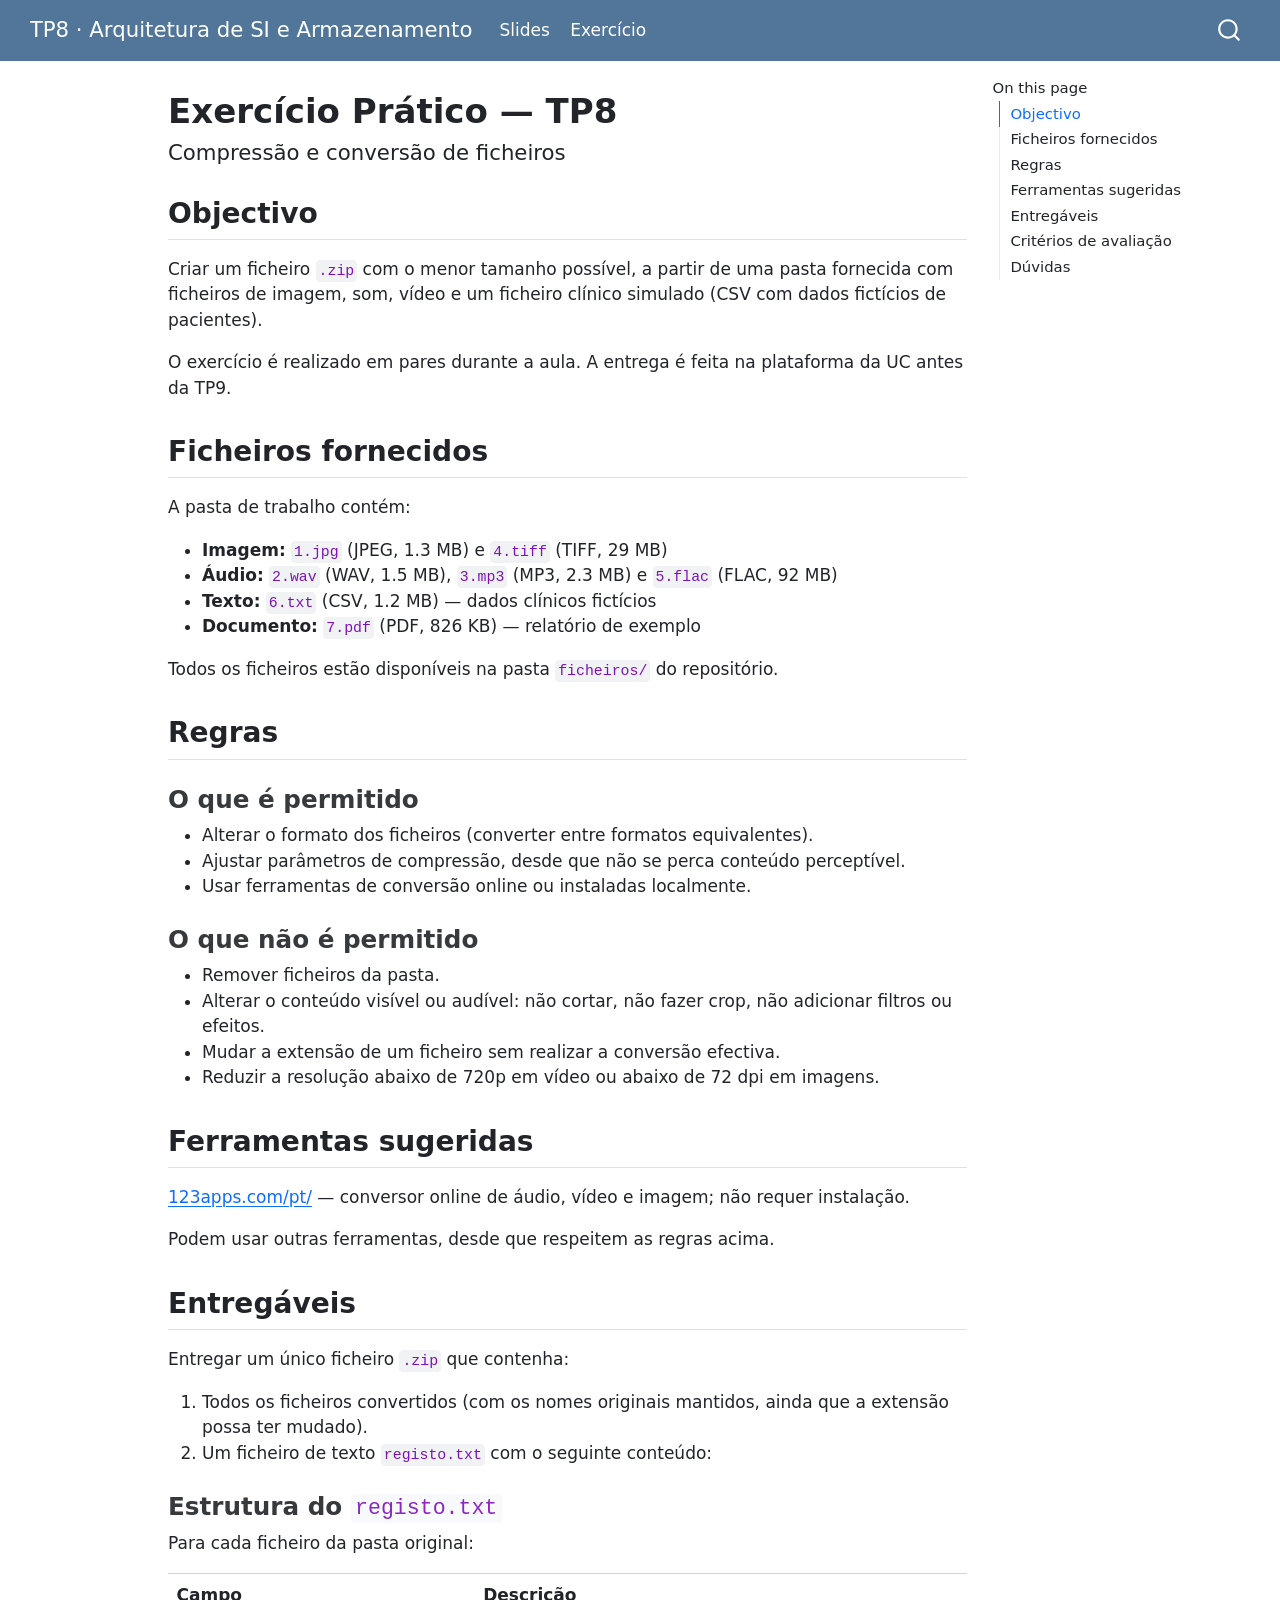
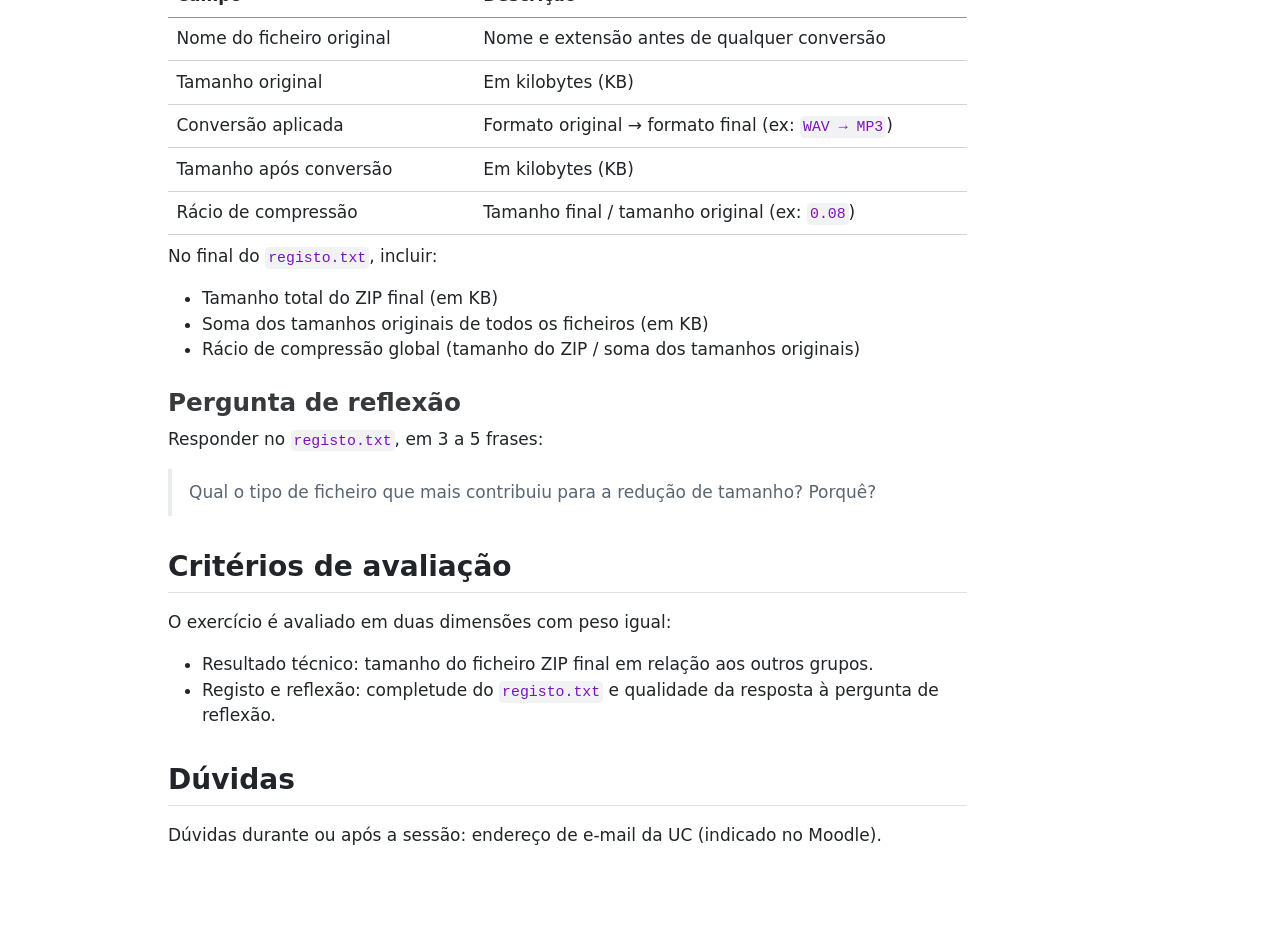
<file: exercicio.html>
<!DOCTYPE html>
<html xmlns="http://www.w3.org/1999/xhtml" lang="en" xml:lang="en"><head>

<meta charset="utf-8">
<meta name="generator" content="quarto-1.9.37">

<meta name="viewport" content="width=device-width, initial-scale=1.0, user-scalable=yes">


<title>Exercício Prático — TP8 – TP8 · Arquitetura de SI e Armazenamento</title>
<style>
/* Default styles provided by pandoc.
** See https://pandoc.org/MANUAL.html#variables-for-html for config info.
*/
code{white-space: pre-wrap;}
span.smallcaps{font-variant: small-caps;}
div.columns{display: flex; gap: min(4vw, 1.5em);}
div.column{flex: auto; overflow-x: auto;}
div.hanging-indent{margin-left: 1.5em; text-indent: -1.5em;}
ul.task-list{list-style: none;}
ul.task-list li input[type="checkbox"] {
  width: 0.8em;
  margin: 0 0.8em 0.2em -1em; /* quarto-specific, see https://github.com/quarto-dev/quarto-cli/issues/4556 */ 
  vertical-align: middle;
}
</style>


<script src="site_libs/quarto-nav/quarto-nav.js"></script>
<script src="site_libs/quarto-nav/headroom.min.js"></script>
<script src="site_libs/clipboard/clipboard.min.js"></script>
<script src="site_libs/quarto-search/autocomplete.umd.js"></script>
<script src="site_libs/quarto-search/fuse.min.js"></script>
<script src="site_libs/quarto-search/quarto-search.js"></script>
<meta name="quarto:offset" content="./">
<script src="site_libs/quarto-html/quarto.js" type="module"></script>
<script src="site_libs/quarto-html/tabsets/tabsets.js" type="module"></script>
<script src="site_libs/quarto-html/popper.min.js"></script>
<script src="site_libs/quarto-html/tippy.umd.min.js"></script>
<script src="site_libs/quarto-html/anchor.min.js"></script>
<link href="site_libs/quarto-html/tippy.css" rel="stylesheet">
<link href="site_libs/quarto-html/quarto-syntax-highlighting-7f8f88aac4f3542376d5c11b86a4c14d.css" rel="stylesheet" id="quarto-text-highlighting-styles">
<script src="site_libs/bootstrap/bootstrap.min.js"></script>
<link href="site_libs/bootstrap/bootstrap-icons.css" rel="stylesheet">
<link href="site_libs/bootstrap/bootstrap-244ce1b9ec229af56bb6f90d24b3371d.min.css" rel="stylesheet" append-hash="true" id="quarto-bootstrap" data-mode="light">
<script id="quarto-search-options" type="application/json">{
  "location": "navbar",
  "copy-button": false,
  "collapse-after": 3,
  "panel-placement": "end",
  "type": "overlay",
  "limit": 50,
  "keyboard-shortcut": [
    "f",
    "/",
    "s"
  ],
  "show-item-context": false,
  "language": {
    "search-no-results-text": "No results",
    "search-matching-documents-text": "matching documents",
    "search-copy-link-title": "Copy link to search",
    "search-hide-matches-text": "Hide additional matches",
    "search-more-match-text": "more match in this document",
    "search-more-matches-text": "more matches in this document",
    "search-clear-button-title": "Clear",
    "search-text-placeholder": "",
    "search-detached-cancel-button-title": "Cancel",
    "search-submit-button-title": "Submit",
    "search-label": "Search"
  }
}</script>


<link rel="stylesheet" href="custom.css">
</head>

<body class="nav-fixed quarto-light">

<div id="quarto-search-results"></div>
  <header id="quarto-header" class="headroom fixed-top">
    <nav class="navbar navbar-expand-lg " data-bs-theme="dark">
      <div class="navbar-container container-fluid">
      <div class="navbar-brand-container mx-auto">
    <a class="navbar-brand" href="./index.html">
    <span class="navbar-title">TP8 · Arquitetura de SI e Armazenamento</span>
    </a>
  </div>
            <div id="quarto-search" class="" title="Search"></div>
          <button class="navbar-toggler" type="button" data-bs-toggle="collapse" data-bs-target="#navbarCollapse" aria-controls="navbarCollapse" role="menu" aria-expanded="false" aria-label="Toggle navigation" onclick="if (window.quartoToggleHeadroom) { window.quartoToggleHeadroom(); }">
  <span class="navbar-toggler-icon"></span>
</button>
          <div class="collapse navbar-collapse" id="navbarCollapse">
            <ul class="navbar-nav navbar-nav-scroll me-auto">
  <li class="nav-item">
    <a class="nav-link" href="./index.html"> 
<span class="menu-text">Slides</span></a>
  </li>  
  <li class="nav-item">
    <a class="nav-link active" href="./exercicio.html" aria-current="page"> 
<span class="menu-text">Exercício</span></a>
  </li>  
</ul>
          </div> <!-- /navcollapse -->
            <div class="quarto-navbar-tools">
</div>
      </div> <!-- /container-fluid -->
    </nav>
</header>
<!-- content -->
<div id="quarto-content" class="quarto-container page-columns page-rows-contents page-layout-article page-navbar">
<!-- sidebar -->
<!-- margin-sidebar -->
    <div id="quarto-margin-sidebar" class="sidebar margin-sidebar">
        <nav id="TOC" role="doc-toc" class="toc-active">
    <h2 id="toc-title">On this page</h2>
   
  <ul>
  <li><a href="#objectivo" id="toc-objectivo" class="nav-link active" data-scroll-target="#objectivo">Objectivo</a></li>
  <li><a href="#ficheiros-fornecidos" id="toc-ficheiros-fornecidos" class="nav-link" data-scroll-target="#ficheiros-fornecidos">Ficheiros fornecidos</a></li>
  <li><a href="#regras" id="toc-regras" class="nav-link" data-scroll-target="#regras">Regras</a>
  <ul class="collapse">
  <li><a href="#o-que-é-permitido" id="toc-o-que-é-permitido" class="nav-link" data-scroll-target="#o-que-é-permitido">O que é permitido</a></li>
  <li><a href="#o-que-não-é-permitido" id="toc-o-que-não-é-permitido" class="nav-link" data-scroll-target="#o-que-não-é-permitido">O que não é permitido</a></li>
  </ul></li>
  <li><a href="#ferramentas-sugeridas" id="toc-ferramentas-sugeridas" class="nav-link" data-scroll-target="#ferramentas-sugeridas">Ferramentas sugeridas</a></li>
  <li><a href="#entregáveis" id="toc-entregáveis" class="nav-link" data-scroll-target="#entregáveis">Entregáveis</a>
  <ul class="collapse">
  <li><a href="#estrutura-do-registo.txt" id="toc-estrutura-do-registo.txt" class="nav-link" data-scroll-target="#estrutura-do-registo.txt">Estrutura do <code>registo.txt</code></a></li>
  <li><a href="#pergunta-de-reflexão" id="toc-pergunta-de-reflexão" class="nav-link" data-scroll-target="#pergunta-de-reflexão">Pergunta de reflexão</a></li>
  </ul></li>
  <li><a href="#critérios-de-avaliação" id="toc-critérios-de-avaliação" class="nav-link" data-scroll-target="#critérios-de-avaliação">Critérios de avaliação</a></li>
  <li><a href="#dúvidas" id="toc-dúvidas" class="nav-link" data-scroll-target="#dúvidas">Dúvidas</a></li>
  </ul>
</nav>
    </div>
<!-- main -->
<main class="content" id="quarto-document-content">

<header id="title-block-header" class="quarto-title-block default">
<div class="quarto-title">
<h1 class="title">Exercício Prático — TP8</h1>
<p class="subtitle lead">Compressão e conversão de ficheiros</p>
</div>



<div class="quarto-title-meta">

    
  
    
  </div>
  


</header>


<section id="objectivo" class="level2">
<h2 class="anchored" data-anchor-id="objectivo">Objectivo</h2>
<p>Criar um ficheiro <code>.zip</code> com o menor tamanho possível, a partir de uma pasta fornecida com ficheiros de imagem, som, vídeo e um ficheiro clínico simulado (CSV com dados fictícios de pacientes).</p>
<p>O exercício é realizado em pares durante a aula. A entrega é feita na plataforma da UC antes da TP9.</p>
</section>
<section id="ficheiros-fornecidos" class="level2">
<h2 class="anchored" data-anchor-id="ficheiros-fornecidos">Ficheiros fornecidos</h2>
<p>A pasta de trabalho contém:</p>
<ul>
<li><strong>Imagem:</strong> <code>1.jpg</code> (JPEG, 1.3 MB) e <code>4.tiff</code> (TIFF, 29 MB)</li>
<li><strong>Áudio:</strong> <code>2.wav</code> (WAV, 1.5 MB), <code>3.mp3</code> (MP3, 2.3 MB) e <code>5.flac</code> (FLAC, 92 MB)</li>
<li><strong>Texto:</strong> <code>6.txt</code> (CSV, 1.2 MB) — dados clínicos fictícios</li>
<li><strong>Documento:</strong> <code>7.pdf</code> (PDF, 826 KB) — relatório de exemplo</li>
</ul>
<p>Todos os ficheiros estão disponíveis na pasta <code>ficheiros/</code> do repositório.</p>
</section>
<section id="regras" class="level2">
<h2 class="anchored" data-anchor-id="regras">Regras</h2>
<section id="o-que-é-permitido" class="level3">
<h3 class="anchored" data-anchor-id="o-que-é-permitido">O que é permitido</h3>
<ul>
<li>Alterar o formato dos ficheiros (converter entre formatos equivalentes).</li>
<li>Ajustar parâmetros de compressão, desde que não se perca conteúdo perceptível.</li>
<li>Usar ferramentas de conversão online ou instaladas localmente.</li>
</ul>
</section>
<section id="o-que-não-é-permitido" class="level3">
<h3 class="anchored" data-anchor-id="o-que-não-é-permitido">O que não é permitido</h3>
<ul>
<li>Remover ficheiros da pasta.</li>
<li>Alterar o conteúdo visível ou audível: não cortar, não fazer crop, não adicionar filtros ou efeitos.</li>
<li>Mudar a extensão de um ficheiro sem realizar a conversão efectiva.</li>
<li>Reduzir a resolução abaixo de 720p em vídeo ou abaixo de 72 dpi em imagens.</li>
</ul>
</section>
</section>
<section id="ferramentas-sugeridas" class="level2">
<h2 class="anchored" data-anchor-id="ferramentas-sugeridas">Ferramentas sugeridas</h2>
<p><a href="https://123apps.com/pt/">123apps.com/pt/</a> — conversor online de áudio, vídeo e imagem; não requer instalação.</p>
<p>Podem usar outras ferramentas, desde que respeitem as regras acima.</p>
</section>
<section id="entregáveis" class="level2">
<h2 class="anchored" data-anchor-id="entregáveis">Entregáveis</h2>
<p>Entregar um único ficheiro <code>.zip</code> que contenha:</p>
<ol type="1">
<li>Todos os ficheiros convertidos (com os nomes originais mantidos, ainda que a extensão possa ter mudado).</li>
<li>Um ficheiro de texto <code>registo.txt</code> com o seguinte conteúdo:</li>
</ol>
<section id="estrutura-do-registo.txt" class="level3">
<h3 class="anchored" data-anchor-id="estrutura-do-registo.txt">Estrutura do <code>registo.txt</code></h3>
<p>Para cada ficheiro da pasta original:</p>
<table class="caption-top table">
<colgroup>
<col style="width: 38%">
<col style="width: 61%">
</colgroup>
<thead>
<tr class="header">
<th>Campo</th>
<th>Descrição</th>
</tr>
</thead>
<tbody>
<tr class="odd">
<td>Nome do ficheiro original</td>
<td>Nome e extensão antes de qualquer conversão</td>
</tr>
<tr class="even">
<td>Tamanho original</td>
<td>Em kilobytes (KB)</td>
</tr>
<tr class="odd">
<td>Conversão aplicada</td>
<td>Formato original → formato final (ex: <code>WAV → MP3</code>)</td>
</tr>
<tr class="even">
<td>Tamanho após conversão</td>
<td>Em kilobytes (KB)</td>
</tr>
<tr class="odd">
<td>Rácio de compressão</td>
<td>Tamanho final / tamanho original (ex: <code>0.08</code>)</td>
</tr>
</tbody>
</table>
<p>No final do <code>registo.txt</code>, incluir:</p>
<ul>
<li>Tamanho total do ZIP final (em KB)</li>
<li>Soma dos tamanhos originais de todos os ficheiros (em KB)</li>
<li>Rácio de compressão global (tamanho do ZIP / soma dos tamanhos originais)</li>
</ul>
</section>
<section id="pergunta-de-reflexão" class="level3">
<h3 class="anchored" data-anchor-id="pergunta-de-reflexão">Pergunta de reflexão</h3>
<p>Responder no <code>registo.txt</code>, em 3 a 5 frases:</p>
<blockquote class="blockquote">
<p>Qual o tipo de ficheiro que mais contribuiu para a redução de tamanho? Porquê?</p>
</blockquote>
</section>
</section>
<section id="critérios-de-avaliação" class="level2">
<h2 class="anchored" data-anchor-id="critérios-de-avaliação">Critérios de avaliação</h2>
<p>O exercício é avaliado em duas dimensões com peso igual:</p>
<ul>
<li>Resultado técnico: tamanho do ficheiro ZIP final em relação aos outros grupos.</li>
<li>Registo e reflexão: completude do <code>registo.txt</code> e qualidade da resposta à pergunta de reflexão.</li>
</ul>
</section>
<section id="dúvidas" class="level2">
<h2 class="anchored" data-anchor-id="dúvidas">Dúvidas</h2>
<p>Dúvidas durante ou após a sessão: endereço de e-mail da UC (indicado no Moodle).</p>


</section>

</main> <!-- /main -->
<script id="quarto-html-after-body" type="application/javascript">
  window.document.addEventListener("DOMContentLoaded", function (event) {
    const icon = "";
    const anchorJS = new window.AnchorJS();
    anchorJS.options = {
      placement: 'right',
      icon: icon
    };
    anchorJS.add('.anchored');
    const isCodeAnnotation = (el) => {
      for (const clz of el.classList) {
        if (clz.startsWith('code-annotation-')) {                     
          return true;
        }
      }
      return false;
    }
    const onCopySuccess = function(e) {
      // button target
      const button = e.trigger;
      // don't keep focus
      button.blur();
      // flash "checked"
      button.classList.add('code-copy-button-checked');
      var currentTitle = button.getAttribute("title");
      button.setAttribute("title", "Copied!");
      let tooltip;
      if (window.bootstrap) {
        button.setAttribute("data-bs-toggle", "tooltip");
        button.setAttribute("data-bs-placement", "left");
        button.setAttribute("data-bs-title", "Copied!");
        tooltip = new bootstrap.Tooltip(button, 
          { trigger: "manual", 
            customClass: "code-copy-button-tooltip",
            offset: [0, -8]});
        tooltip.show();    
      }
      setTimeout(function() {
        if (tooltip) {
          tooltip.hide();
          button.removeAttribute("data-bs-title");
          button.removeAttribute("data-bs-toggle");
          button.removeAttribute("data-bs-placement");
        }
        button.setAttribute("title", currentTitle);
        button.classList.remove('code-copy-button-checked');
      }, 1000);
      // clear code selection
      e.clearSelection();
    }
    const getTextToCopy = function(trigger) {
      const outerScaffold = trigger.parentElement.cloneNode(true);
      const codeEl = outerScaffold.querySelector('code');
      for (const childEl of codeEl.children) {
        if (isCodeAnnotation(childEl)) {
          childEl.remove();
        }
      }
      return codeEl.innerText;
    }
    const clipboard = new window.ClipboardJS('.code-copy-button:not([data-in-quarto-modal])', {
      text: getTextToCopy
    });
    clipboard.on('success', onCopySuccess);
    if (window.document.getElementById('quarto-embedded-source-code-modal')) {
      const clipboardModal = new window.ClipboardJS('.code-copy-button[data-in-quarto-modal]', {
        text: getTextToCopy,
        container: window.document.getElementById('quarto-embedded-source-code-modal')
      });
      clipboardModal.on('success', onCopySuccess);
    }
      var localhostRegex = new RegExp(/^(?:http|https):\/\/localhost\:?[0-9]*\//);
      var mailtoRegex = new RegExp(/^mailto:/);
        var filterRegex = new RegExp("https:\/\/SauDInoB\.github\.io\/res2526-tp8\/");
      var isInternal = (href) => {
          return filterRegex.test(href) || localhostRegex.test(href) || mailtoRegex.test(href);
      }
      // Inspect non-navigation links and adorn them if external
     var links = window.document.querySelectorAll('a[href]:not(.nav-link):not(.navbar-brand):not(.toc-action):not(.sidebar-link):not(.sidebar-item-toggle):not(.pagination-link):not(.no-external):not([aria-hidden]):not(.dropdown-item):not(.quarto-navigation-tool):not(.about-link)');
      for (var i=0; i<links.length; i++) {
        const link = links[i];
        if (!isInternal(link.href)) {
          // undo the damage that might have been done by quarto-nav.js in the case of
          // links that we want to consider external
          if (link.dataset.originalHref !== undefined) {
            link.href = link.dataset.originalHref;
          }
        }
      }
    function tippyHover(el, contentFn, onTriggerFn, onUntriggerFn) {
      const config = {
        allowHTML: true,
        maxWidth: 500,
        delay: 100,
        arrow: false,
        appendTo: function(el) {
            return el.parentElement;
        },
        interactive: true,
        interactiveBorder: 10,
        theme: 'quarto',
        placement: 'bottom-start',
      };
      if (contentFn) {
        config.content = contentFn;
      }
      if (onTriggerFn) {
        config.onTrigger = onTriggerFn;
      }
      if (onUntriggerFn) {
        config.onUntrigger = onUntriggerFn;
      }
      window.tippy(el, config); 
    }
    const noterefs = window.document.querySelectorAll('a[role="doc-noteref"]');
    for (var i=0; i<noterefs.length; i++) {
      const ref = noterefs[i];
      tippyHover(ref, function() {
        // use id or data attribute instead here
        let href = ref.getAttribute('data-footnote-href') || ref.getAttribute('href');
        try { href = new URL(href).hash; } catch {}
        const id = href.replace(/^#\/?/, "");
        const note = window.document.getElementById(id);
        if (note) {
          return note.innerHTML;
        } else {
          return "";
        }
      });
    }
    const xrefs = window.document.querySelectorAll('a.quarto-xref');
    const processXRef = (id, note) => {
      // Strip column container classes
      const stripColumnClz = (el) => {
        el.classList.remove("page-full", "page-columns");
        if (el.children) {
          for (const child of el.children) {
            stripColumnClz(child);
          }
        }
      }
      stripColumnClz(note)
      if (id === null || id.startsWith('sec-')) {
        // Special case sections, only their first couple elements
        const container = document.createElement("div");
        if (note.children && note.children.length > 2) {
          container.appendChild(note.children[0].cloneNode(true));
          for (let i = 1; i < note.children.length; i++) {
            const child = note.children[i];
            if (child.tagName === "P" && child.innerText === "") {
              continue;
            } else {
              container.appendChild(child.cloneNode(true));
              break;
            }
          }
          if (window.Quarto?.typesetMath) {
            window.Quarto.typesetMath(container);
          }
          return container.innerHTML
        } else {
          if (window.Quarto?.typesetMath) {
            window.Quarto.typesetMath(note);
          }
          return note.innerHTML;
        }
      } else {
        // Remove any anchor links if they are present
        const anchorLink = note.querySelector('a.anchorjs-link');
        if (anchorLink) {
          anchorLink.remove();
        }
        if (window.Quarto?.typesetMath) {
          window.Quarto.typesetMath(note);
        }
        if (note.classList.contains("callout")) {
          return note.outerHTML;
        } else {
          return note.innerHTML;
        }
      }
    }
    for (var i=0; i<xrefs.length; i++) {
      const xref = xrefs[i];
      tippyHover(xref, undefined, function(instance) {
        instance.disable();
        let url = xref.getAttribute('href');
        let hash = undefined; 
        if (url.startsWith('#')) {
          hash = url;
        } else {
          try { hash = new URL(url).hash; } catch {}
        }
        if (hash) {
          const id = hash.replace(/^#\/?/, "");
          const note = window.document.getElementById(id);
          if (note !== null) {
            try {
              const html = processXRef(id, note.cloneNode(true));
              instance.setContent(html);
            } finally {
              instance.enable();
              instance.show();
            }
          } else {
            // See if we can fetch this
            fetch(url.split('#')[0])
            .then(res => res.text())
            .then(html => {
              const parser = new DOMParser();
              const htmlDoc = parser.parseFromString(html, "text/html");
              const note = htmlDoc.getElementById(id);
              if (note !== null) {
                const html = processXRef(id, note);
                instance.setContent(html);
              } 
            }).finally(() => {
              instance.enable();
              instance.show();
            });
          }
        } else {
          // See if we can fetch a full url (with no hash to target)
          // This is a special case and we should probably do some content thinning / targeting
          fetch(url)
          .then(res => res.text())
          .then(html => {
            const parser = new DOMParser();
            const htmlDoc = parser.parseFromString(html, "text/html");
            const note = htmlDoc.querySelector('main.content');
            if (note !== null) {
              // This should only happen for chapter cross references
              // (since there is no id in the URL)
              // remove the first header
              if (note.children.length > 0 && note.children[0].tagName === "HEADER") {
                note.children[0].remove();
              }
              const html = processXRef(null, note);
              instance.setContent(html);
            } 
          }).finally(() => {
            instance.enable();
            instance.show();
          });
        }
      }, function(instance) {
      });
    }
        let selectedAnnoteEl;
        const selectorForAnnotation = ( cell, annotation) => {
          let cellAttr = 'data-code-cell="' + cell + '"';
          let lineAttr = 'data-code-annotation="' +  annotation + '"';
          const selector = 'span[' + cellAttr + '][' + lineAttr + ']';
          return selector;
        }
        const selectCodeLines = (annoteEl) => {
          const doc = window.document;
          const targetCell = annoteEl.getAttribute("data-target-cell");
          const targetAnnotation = annoteEl.getAttribute("data-target-annotation");
          const annoteSpan = window.document.querySelector(selectorForAnnotation(targetCell, targetAnnotation));
          const lines = annoteSpan.getAttribute("data-code-lines").split(",");
          const lineIds = lines.map((line) => {
            return targetCell + "-" + line;
          })
          let top = null;
          let height = null;
          let parent = null;
          if (lineIds.length > 0) {
              //compute the position of the single el (top and bottom and make a div)
              const el = window.document.getElementById(lineIds[0]);
              top = el.offsetTop;
              height = el.offsetHeight;
              parent = el.parentElement.parentElement;
            if (lineIds.length > 1) {
              const lastEl = window.document.getElementById(lineIds[lineIds.length - 1]);
              const bottom = lastEl.offsetTop + lastEl.offsetHeight;
              height = bottom - top;
            }
            if (top !== null && height !== null && parent !== null) {
              // cook up a div (if necessary) and position it 
              let div = window.document.getElementById("code-annotation-line-highlight");
              if (div === null) {
                div = window.document.createElement("div");
                div.setAttribute("id", "code-annotation-line-highlight");
                div.style.position = 'absolute';
                parent.appendChild(div);
              }
              div.style.top = top - 2 + "px";
              div.style.height = height + 4 + "px";
              div.style.left = 0;
              let gutterDiv = window.document.getElementById("code-annotation-line-highlight-gutter");
              if (gutterDiv === null) {
                gutterDiv = window.document.createElement("div");
                gutterDiv.setAttribute("id", "code-annotation-line-highlight-gutter");
                gutterDiv.style.position = 'absolute';
                const codeCell = window.document.getElementById(targetCell);
                const gutter = codeCell.querySelector('.code-annotation-gutter');
                gutter.appendChild(gutterDiv);
              }
              gutterDiv.style.top = top - 2 + "px";
              gutterDiv.style.height = height + 4 + "px";
            }
            selectedAnnoteEl = annoteEl;
          }
        };
        const unselectCodeLines = () => {
          const elementsIds = ["code-annotation-line-highlight", "code-annotation-line-highlight-gutter"];
          elementsIds.forEach((elId) => {
            const div = window.document.getElementById(elId);
            if (div) {
              div.remove();
            }
          });
          selectedAnnoteEl = undefined;
        };
          // Handle positioning of the toggle
      window.addEventListener(
        "resize",
        throttle(() => {
          elRect = undefined;
          if (selectedAnnoteEl) {
            selectCodeLines(selectedAnnoteEl);
          }
        }, 10)
      );
      function throttle(fn, ms) {
      let throttle = false;
      let timer;
        return (...args) => {
          if(!throttle) { // first call gets through
              fn.apply(this, args);
              throttle = true;
          } else { // all the others get throttled
              if(timer) clearTimeout(timer); // cancel #2
              timer = setTimeout(() => {
                fn.apply(this, args);
                timer = throttle = false;
              }, ms);
          }
        };
      }
        // Attach click handler to the DT
        const annoteDls = window.document.querySelectorAll('dt[data-target-cell]');
        for (const annoteDlNode of annoteDls) {
          annoteDlNode.addEventListener('click', (event) => {
            const clickedEl = event.target;
            if (clickedEl !== selectedAnnoteEl) {
              unselectCodeLines();
              const activeEl = window.document.querySelector('dt[data-target-cell].code-annotation-active');
              if (activeEl) {
                activeEl.classList.remove('code-annotation-active');
              }
              selectCodeLines(clickedEl);
              clickedEl.classList.add('code-annotation-active');
            } else {
              // Unselect the line
              unselectCodeLines();
              clickedEl.classList.remove('code-annotation-active');
            }
          });
        }
    const findCites = (el) => {
      const parentEl = el.parentElement;
      if (parentEl) {
        const cites = parentEl.dataset.cites;
        if (cites) {
          return {
            el,
            cites: cites.split(' ')
          };
        } else {
          return findCites(el.parentElement)
        }
      } else {
        return undefined;
      }
    };
    var bibliorefs = window.document.querySelectorAll('a[role="doc-biblioref"]');
    for (var i=0; i<bibliorefs.length; i++) {
      const ref = bibliorefs[i];
      const citeInfo = findCites(ref);
      if (citeInfo) {
        tippyHover(citeInfo.el, function() {
          var popup = window.document.createElement('div');
          citeInfo.cites.forEach(function(cite) {
            var citeDiv = window.document.createElement('div');
            citeDiv.classList.add('hanging-indent');
            citeDiv.classList.add('csl-entry');
            var biblioDiv = window.document.getElementById('ref-' + cite);
            if (biblioDiv) {
              citeDiv.innerHTML = biblioDiv.innerHTML;
            }
            popup.appendChild(citeDiv);
          });
          return popup.innerHTML;
        });
      }
    }
  });
  </script>
</div> <!-- /content -->




</body></html>
</file>
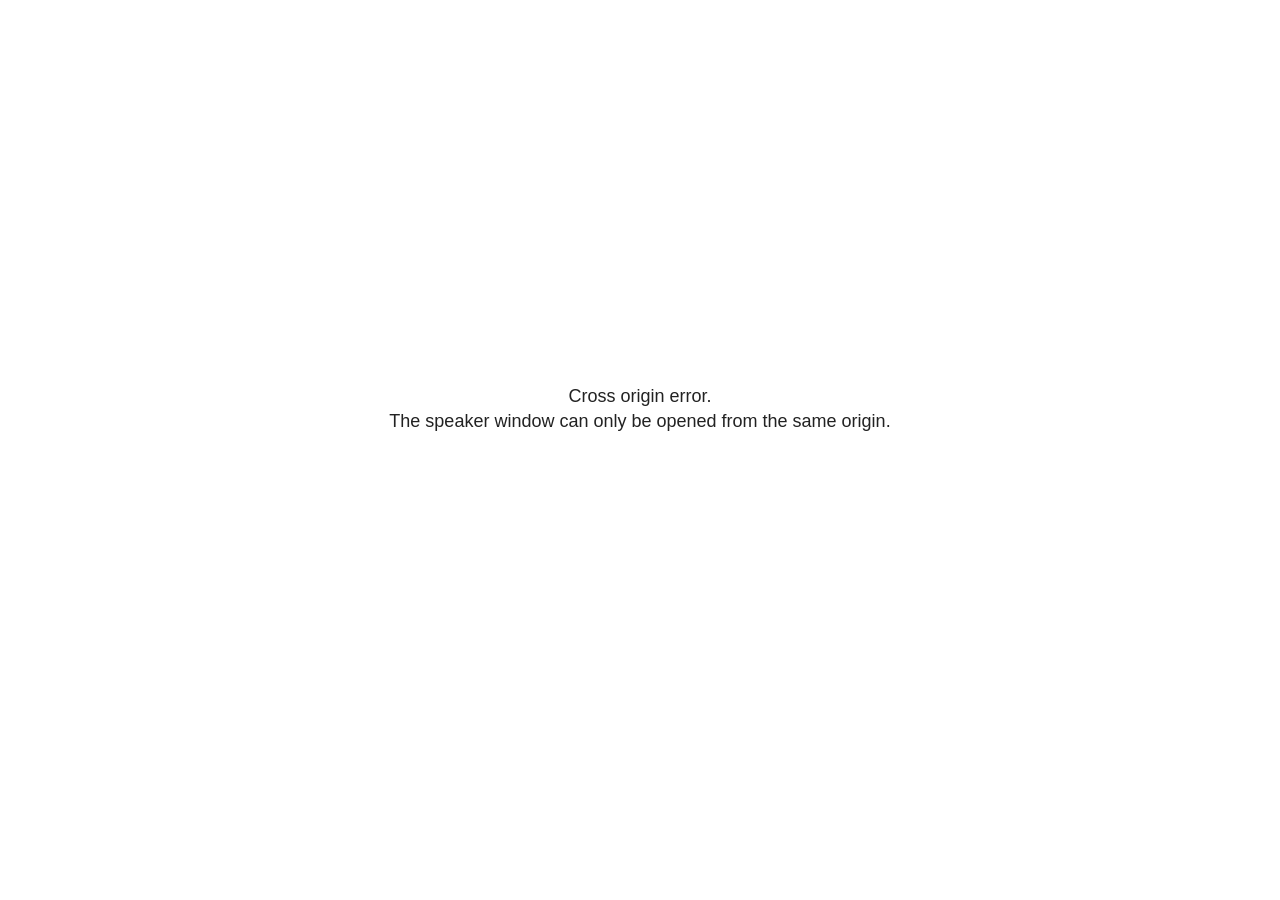
<file: site_libs/revealjs/plugin/notes/speaker-view.html>
<!--
	NOTE: You need to build the notes plugin after making changes to this file.
-->
<html lang="en">
	<head>
		<meta charset="utf-8">

		<title>reveal.js - Speaker View</title>

		<style>
			body {
				font-family: Helvetica;
				font-size: 18px;
			}

			#current-slide,
			#upcoming-slide,
			#speaker-controls {
				padding: 6px;
				box-sizing: border-box;
				-moz-box-sizing: border-box;
			}

			#current-slide iframe,
			#upcoming-slide iframe {
				width: 100%;
				height: 100%;
				border: 1px solid #ddd;
			}

			#current-slide .label,
			#upcoming-slide .label {
				position: absolute;
				top: 10px;
				left: 10px;
				z-index: 2;
			}

			#connection-status {
				position: absolute;
				top: 0;
				left: 0;
				width: 100%;
				height: 100%;
				z-index: 20;
				padding: 30% 20% 20% 20%;
				font-size: 18px;
				color: #222;
				background: #fff;
				text-align: center;
				box-sizing: border-box;
				line-height: 1.4;
			}

			.overlay-element {
				height: 34px;
				line-height: 34px;
				padding: 0 10px;
				text-shadow: none;
				background: rgba( 220, 220, 220, 0.8 );
				color: #222;
				font-size: 14px;
			}

			.overlay-element.interactive:hover {
				background: rgba( 220, 220, 220, 1 );
			}

			#current-slide {
				position: absolute;
				width: 60%;
				height: 100%;
				top: 0;
				left: 0;
				padding-right: 0;
			}

			#upcoming-slide {
				position: absolute;
				width: 40%;
				height: 40%;
				right: 0;
				top: 0;
			}

			/* Speaker controls */
			#speaker-controls {
				position: absolute;
				top: 40%;
				right: 0;
				width: 40%;
				height: 60%;
				overflow: auto;
				font-size: 18px;
			}

				.speaker-controls-time.hidden,
				.speaker-controls-notes.hidden {
					display: none;
				}

				.speaker-controls-time .label,
				.speaker-controls-pace .label,
				.speaker-controls-notes .label {
					text-transform: uppercase;
					font-weight: normal;
					font-size: 0.66em;
					color: #666;
					margin: 0;
				}

				.speaker-controls-time, .speaker-controls-pace {
					border-bottom: 1px solid rgba( 200, 200, 200, 0.5 );
					margin-bottom: 10px;
					padding: 10px 16px;
					padding-bottom: 20px;
					cursor: pointer;
				}

				.speaker-controls-time .reset-button {
					opacity: 0;
					float: right;
					color: #666;
					text-decoration: none;
				}
				.speaker-controls-time:hover .reset-button {
					opacity: 1;
				}

				.speaker-controls-time .timer,
				.speaker-controls-time .clock {
					width: 50%;
				}

				.speaker-controls-time .timer,
				.speaker-controls-time .clock,
				.speaker-controls-time .pacing .hours-value,
				.speaker-controls-time .pacing .minutes-value,
				.speaker-controls-time .pacing .seconds-value {
					font-size: 1.9em;
				}

				.speaker-controls-time .timer {
					float: left;
				}

				.speaker-controls-time .clock {
					float: right;
					text-align: right;
				}

				.speaker-controls-time span.mute {
					opacity: 0.3;
				}

				.speaker-controls-time .pacing-title {
					margin-top: 5px;
				}

				.speaker-controls-time .pacing.ahead {
					color: blue;
				}

				.speaker-controls-time .pacing.on-track {
					color: green;
				}

				.speaker-controls-time .pacing.behind {
					color: red;
				}

				.speaker-controls-notes {
					padding: 10px 16px;
				}

				.speaker-controls-notes .value {
					margin-top: 5px;
					line-height: 1.4;
					font-size: 1.2em;
				}

			/* Layout selector */
			#speaker-layout {
				position: absolute;
				top: 10px;
				right: 10px;
				color: #222;
				z-index: 10;
			}
				#speaker-layout select {
					position: absolute;
					width: 100%;
					height: 100%;
					top: 0;
					left: 0;
					border: 0;
					box-shadow: 0;
					cursor: pointer;
					opacity: 0;

					font-size: 1em;
					background-color: transparent;

					-moz-appearance: none;
					-webkit-appearance: none;
					-webkit-tap-highlight-color: rgba(0, 0, 0, 0);
				}

				#speaker-layout select:focus {
					outline: none;
					box-shadow: none;
				}

			.clear {
				clear: both;
			}

			/* Speaker layout: Wide */
			body[data-speaker-layout="wide"] #current-slide,
			body[data-speaker-layout="wide"] #upcoming-slide {
				width: 50%;
				height: 45%;
				padding: 6px;
			}

			body[data-speaker-layout="wide"] #current-slide {
				top: 0;
				left: 0;
			}

			body[data-speaker-layout="wide"] #upcoming-slide {
				top: 0;
				left: 50%;
			}

			body[data-speaker-layout="wide"] #speaker-controls {
				top: 45%;
				left: 0;
				width: 100%;
				height: 50%;
				font-size: 1.25em;
			}

			/* Speaker layout: Tall */
			body[data-speaker-layout="tall"] #current-slide,
			body[data-speaker-layout="tall"] #upcoming-slide {
				width: 45%;
				height: 50%;
				padding: 6px;
			}

			body[data-speaker-layout="tall"] #current-slide {
				top: 0;
				left: 0;
			}

			body[data-speaker-layout="tall"] #upcoming-slide {
				top: 50%;
				left: 0;
			}

			body[data-speaker-layout="tall"] #speaker-controls {
				padding-top: 40px;
				top: 0;
				left: 45%;
				width: 55%;
				height: 100%;
				font-size: 1.25em;
			}

			/* Speaker layout: Notes only */
			body[data-speaker-layout="notes-only"] #current-slide,
			body[data-speaker-layout="notes-only"] #upcoming-slide {
				display: none;
			}

			body[data-speaker-layout="notes-only"] #speaker-controls {
				padding-top: 40px;
				top: 0;
				left: 0;
				width: 100%;
				height: 100%;
				font-size: 1.25em;
			}

			@media screen and (max-width: 1080px) {
				body[data-speaker-layout="default"] #speaker-controls {
					font-size: 16px;
				}
			}

			@media screen and (max-width: 900px) {
				body[data-speaker-layout="default"] #speaker-controls {
					font-size: 14px;
				}
			}

			@media screen and (max-width: 800px) {
				body[data-speaker-layout="default"] #speaker-controls {
					font-size: 12px;
				}
			}

		</style>
	</head>

	<body>

		<div id="connection-status">Loading speaker view...</div>

		<div id="current-slide"></div>
		<div id="upcoming-slide"><span class="overlay-element label">Upcoming</span></div>
		<div id="speaker-controls">
			<div class="speaker-controls-time">
				<h4 class="label">Time <span class="reset-button">Click to Reset</span></h4>
				<div class="clock">
					<span class="clock-value">0:00 AM</span>
				</div>
				<div class="timer">
					<span class="hours-value">00</span><span class="minutes-value">:00</span><span class="seconds-value">:00</span>
				</div>
				<div class="clear"></div>

				<h4 class="label pacing-title" style="display: none">Pacing – Time to finish current slide</h4>
				<div class="pacing" style="display: none">
					<span class="hours-value">00</span><span class="minutes-value">:00</span><span class="seconds-value">:00</span>
				</div>
			</div>

			<div class="speaker-controls-notes hidden">
				<h4 class="label">Notes</h4>
				<div class="value"></div>
			</div>
		</div>
		<div id="speaker-layout" class="overlay-element interactive">
			<span class="speaker-layout-label"></span>
			<select class="speaker-layout-dropdown"></select>
		</div>

		<script>

			(function() {

				var notes,
					notesValue,
					currentState,
					currentSlide,
					upcomingSlide,
					layoutLabel,
					layoutDropdown,
					pendingCalls = {},
					lastRevealApiCallId = 0,
					connected = false

				var connectionStatus = document.querySelector( '#connection-status' );

				var SPEAKER_LAYOUTS = {
					'default': 'Default',
					'wide': 'Wide',
					'tall': 'Tall',
					'notes-only': 'Notes only'
				};

				setupLayout();

				let openerOrigin;

				try {
					openerOrigin = window.opener.location.origin;
				}
				catch ( error ) { console.warn( error ) }

				// In order to prevent XSS, the speaker view will only run if its
				// opener has the same origin as itself
				if( window.location.origin !== openerOrigin ) {
					connectionStatus.innerHTML = 'Cross origin error.<br>The speaker window can only be opened from the same origin.';
					return;
				}

				var connectionTimeout = setTimeout( function() {
					connectionStatus.innerHTML = 'Error connecting to main window.<br>Please try closing and reopening the speaker view.';
				}, 5000 );

				window.addEventListener( 'message', function( event ) {

					// Validate the origin of all messages to avoid parsing messages
					// that aren't meant for us. Ignore when running off file:// so
					// that the speaker view continues to work without a web server.
					if( window.location.origin !== event.origin && window.location.origin !== 'file://' ) {
						return
					}

					clearTimeout( connectionTimeout );
					connectionStatus.style.display = 'none';

					var data = JSON.parse( event.data );

					// The overview mode is only useful to the reveal.js instance
					// where navigation occurs so we don't sync it
					if( data.state ) delete data.state.overview;

					// Messages sent by the notes plugin inside of the main window
					if( data && data.namespace === 'reveal-notes' ) {
						if( data.type === 'connect' ) {
							handleConnectMessage( data );
						}
						else if( data.type === 'state' ) {
							handleStateMessage( data );
						}
						else if( data.type === 'return' ) {
							pendingCalls[data.callId](data.result);
							delete pendingCalls[data.callId];
						}
					}
					// Messages sent by the reveal.js inside of the current slide preview
					else if( data && data.namespace === 'reveal' ) {
						if( /ready/.test( data.eventName ) ) {
							// Send a message back to notify that the handshake is complete
							window.opener.postMessage( JSON.stringify({ namespace: 'reveal-notes', type: 'connected'} ), '*' );
						}
						else if( /slidechanged|fragmentshown|fragmenthidden|paused|resumed/.test( data.eventName ) && currentState !== JSON.stringify( data.state ) ) {

							dispatchStateToMainWindow( data.state );

						}
					}

				} );

				/**
				 * Updates the presentation in the main window to match the state
				 * of the presentation in the notes window.
				 */
				const dispatchStateToMainWindow = debounce(( state ) => {
					window.opener.postMessage( JSON.stringify({ method: 'setState', args: [ state ]} ), '*' );
				}, 500);

				/**
				 * Asynchronously calls the Reveal.js API of the main frame.
				 */
				function callRevealApi( methodName, methodArguments, callback ) {

					var callId = ++lastRevealApiCallId;
					pendingCalls[callId] = callback;
					window.opener.postMessage( JSON.stringify( {
						namespace: 'reveal-notes',
						type: 'call',
						callId: callId,
						methodName: methodName,
						arguments: methodArguments
					} ), '*' );

				}

				/**
				 * Called when the main window is trying to establish a
				 * connection.
				 */
				function handleConnectMessage( data ) {

					if( connected === false ) {
						connected = true;

						setupIframes( data );
						setupKeyboard();
						setupNotes();
						setupTimer();
						setupHeartbeat();
					}

				}

				/**
				 * Called when the main window sends an updated state.
				 */
				function handleStateMessage( data ) {

					// Store the most recently set state to avoid circular loops
					// applying the same state
					currentState = JSON.stringify( data.state );

					// No need for updating the notes in case of fragment changes
					if ( data.notes ) {
						notes.classList.remove( 'hidden' );
						notesValue.style.whiteSpace = data.whitespace;
						if( data.markdown ) {
							notesValue.innerHTML = marked( data.notes );
						}
						else {
							notesValue.innerHTML = data.notes;
						}
					}
					else {
						notes.classList.add( 'hidden' );
					}

					// Update the note slides
					currentSlide.contentWindow.postMessage( JSON.stringify({ method: 'setState', args: [ data.state ] }), '*' );
					upcomingSlide.contentWindow.postMessage( JSON.stringify({ method: 'setState', args: [ data.state ] }), '*' );
					upcomingSlide.contentWindow.postMessage( JSON.stringify({ method: 'next' }), '*' );

				}

				// Limit to max one state update per X ms
				handleStateMessage = debounce( handleStateMessage, 200 );

				/**
				 * Forward keyboard events to the current slide window.
				 * This enables keyboard events to work even if focus
				 * isn't set on the current slide iframe.
				 *
				 * Block F5 default handling, it reloads and disconnects
				 * the speaker notes window.
				 */
				function setupKeyboard() {

					document.addEventListener( 'keydown', function( event ) {
						if( event.keyCode === 116 || ( event.metaKey && event.keyCode === 82 ) ) {
							event.preventDefault();
							return false;
						}
						currentSlide.contentWindow.postMessage( JSON.stringify({ method: 'triggerKey', args: [ event.keyCode ] }), '*' );
					} );

				}

				/**
				 * Creates the preview iframes.
				 */
				function setupIframes( data ) {

					var params = [
						'receiver',
						'progress=false',
						'history=false',
						'transition=none',
						'autoSlide=0',
						'backgroundTransition=none'
					].join( '&' );

					var urlSeparator = /\?/.test(data.url) ? '&' : '?';
					var hash = '#/' + data.state.indexh + '/' + data.state.indexv;
					var currentURL = data.url + urlSeparator + params + '&scrollActivationWidth=false&postMessageEvents=true' + hash;
					var upcomingURL = data.url + urlSeparator + params + '&scrollActivationWidth=false&controls=false' + hash;

					currentSlide = document.createElement( 'iframe' );
					currentSlide.setAttribute( 'width', 1280 );
					currentSlide.setAttribute( 'height', 1024 );
					currentSlide.setAttribute( 'src', currentURL );
					document.querySelector( '#current-slide' ).appendChild( currentSlide );

					upcomingSlide = document.createElement( 'iframe' );
					upcomingSlide.setAttribute( 'width', 640 );
					upcomingSlide.setAttribute( 'height', 512 );
					upcomingSlide.setAttribute( 'src', upcomingURL );
					document.querySelector( '#upcoming-slide' ).appendChild( upcomingSlide );

				}

				/**
				 * Setup the notes UI.
				 */
				function setupNotes() {

					notes = document.querySelector( '.speaker-controls-notes' );
					notesValue = document.querySelector( '.speaker-controls-notes .value' );

				}

				/**
				 * We send out a heartbeat at all times to ensure we can
				 * reconnect with the main presentation window after reloads.
				 */
				function setupHeartbeat() {

					setInterval( () => {
						window.opener.postMessage( JSON.stringify({ namespace: 'reveal-notes', type: 'heartbeat'} ), '*' );
					}, 1000 );

				}

				function getTimings( callback ) {

					callRevealApi( 'getSlidesAttributes', [], function ( slideAttributes ) {
						callRevealApi( 'getConfig', [], function ( config ) {
							var totalTime = config.totalTime;
							var minTimePerSlide = config.minimumTimePerSlide || 0;
							var defaultTiming = config.defaultTiming;
							if ((defaultTiming == null) && (totalTime == null)) {
								callback(null);
								return;
							}
							// Setting totalTime overrides defaultTiming
							if (totalTime) {
								defaultTiming = 0;
							}
							var timings = [];
							for ( var i in slideAttributes ) {
								var slide = slideAttributes[ i ];
								var timing = defaultTiming;
								if( slide.hasOwnProperty( 'data-timing' )) {
									var t = slide[ 'data-timing' ];
									timing = parseInt(t);
									if( isNaN(timing) ) {
										console.warn("Could not parse timing '" + t + "' of slide " + i + "; using default of " + defaultTiming);
										timing = defaultTiming;
									}
								}
								timings.push(timing);
							}
							if ( totalTime ) {
								// After we've allocated time to individual slides, we summarize it and
								// subtract it from the total time
								var remainingTime = totalTime - timings.reduce( function(a, b) { return a + b; }, 0 );
								// The remaining time is divided by the number of slides that have 0 seconds
								// allocated at the moment, giving the average time-per-slide on the remaining slides
								var remainingSlides = (timings.filter( function(x) { return x == 0 }) ).length
								var timePerSlide = Math.round( remainingTime / remainingSlides, 0 )
								// And now we replace every zero-value timing with that average
								timings = timings.map( function(x) { return (x==0 ? timePerSlide : x) } );
							}
							var slidesUnderMinimum = timings.filter( function(x) { return (x < minTimePerSlide) } ).length
							if ( slidesUnderMinimum ) {
								message = "The pacing time for " + slidesUnderMinimum + " slide(s) is under the configured minimum of " + minTimePerSlide + " seconds. Check the data-timing attribute on individual slides, or consider increasing the totalTime or minimumTimePerSlide configuration options (or removing some slides).";
								alert(message);
							}
							callback( timings );
						} );
					} );

				}

				/**
				 * Return the number of seconds allocated for presenting
				 * all slides up to and including this one.
				 */
				function getTimeAllocated( timings, callback ) {

					callRevealApi( 'getSlidePastCount', [], function ( currentSlide ) {
						var allocated = 0;
						for (var i in timings.slice(0, currentSlide + 1)) {
							allocated += timings[i];
						}
						callback( allocated );
					} );

				}

				/**
				 * Create the timer and clock and start updating them
				 * at an interval.
				 */
				function setupTimer() {

					var start = new Date(),
					timeEl = document.querySelector( '.speaker-controls-time' ),
					clockEl = timeEl.querySelector( '.clock-value' ),
					hoursEl = timeEl.querySelector( '.hours-value' ),
					minutesEl = timeEl.querySelector( '.minutes-value' ),
					secondsEl = timeEl.querySelector( '.seconds-value' ),
					pacingTitleEl = timeEl.querySelector( '.pacing-title' ),
					pacingEl = timeEl.querySelector( '.pacing' ),
					pacingHoursEl = pacingEl.querySelector( '.hours-value' ),
					pacingMinutesEl = pacingEl.querySelector( '.minutes-value' ),
					pacingSecondsEl = pacingEl.querySelector( '.seconds-value' );

					var timings = null;
					getTimings( function ( _timings ) {

						timings = _timings;
						if (_timings !== null) {
							pacingTitleEl.style.removeProperty('display');
							pacingEl.style.removeProperty('display');
						}

						// Update once directly
						_updateTimer();

						// Then update every second
						setInterval( _updateTimer, 1000 );

					} );


					function _resetTimer() {

						if (timings == null) {
							start = new Date();
							_updateTimer();
						}
						else {
							// Reset timer to beginning of current slide
							getTimeAllocated( timings, function ( slideEndTimingSeconds ) {
								var slideEndTiming = slideEndTimingSeconds * 1000;
								callRevealApi( 'getSlidePastCount', [], function ( currentSlide ) {
									var currentSlideTiming = timings[currentSlide] * 1000;
									var previousSlidesTiming = slideEndTiming - currentSlideTiming;
									var now = new Date();
									start = new Date(now.getTime() - previousSlidesTiming);
									_updateTimer();
								} );
							} );
						}

					}

					timeEl.addEventListener( 'click', function() {
						_resetTimer();
						return false;
					} );

					function _displayTime( hrEl, minEl, secEl, time) {

						var sign = Math.sign(time) == -1 ? "-" : "";
						time = Math.abs(Math.round(time / 1000));
						var seconds = time % 60;
						var minutes = Math.floor( time / 60 ) % 60 ;
						var hours = Math.floor( time / ( 60 * 60 )) ;
						hrEl.innerHTML = sign + zeroPadInteger( hours );
						if (hours == 0) {
							hrEl.classList.add( 'mute' );
						}
						else {
							hrEl.classList.remove( 'mute' );
						}
						minEl.innerHTML = ':' + zeroPadInteger( minutes );
						if (hours == 0 && minutes == 0) {
							minEl.classList.add( 'mute' );
						}
						else {
							minEl.classList.remove( 'mute' );
						}
						secEl.innerHTML = ':' + zeroPadInteger( seconds );
					}

					function _updateTimer() {

						var diff, hours, minutes, seconds,
						now = new Date();

						diff = now.getTime() - start.getTime();

						clockEl.innerHTML = now.toLocaleTimeString( 'en-US', { hour12: true, hour: '2-digit', minute:'2-digit' } );
						_displayTime( hoursEl, minutesEl, secondsEl, diff );
						if (timings !== null) {
							_updatePacing(diff);
						}

					}

					function _updatePacing(diff) {

						getTimeAllocated( timings, function ( slideEndTimingSeconds ) {
							var slideEndTiming = slideEndTimingSeconds * 1000;

							callRevealApi( 'getSlidePastCount', [], function ( currentSlide ) {
								var currentSlideTiming = timings[currentSlide] * 1000;
								var timeLeftCurrentSlide = slideEndTiming - diff;
								if (timeLeftCurrentSlide < 0) {
									pacingEl.className = 'pacing behind';
								}
								else if (timeLeftCurrentSlide < currentSlideTiming) {
									pacingEl.className = 'pacing on-track';
								}
								else {
									pacingEl.className = 'pacing ahead';
								}
								_displayTime( pacingHoursEl, pacingMinutesEl, pacingSecondsEl, timeLeftCurrentSlide );
							} );
						} );
					}

				}

				/**
				 * Sets up the speaker view layout and layout selector.
				 */
				function setupLayout() {

					layoutDropdown = document.querySelector( '.speaker-layout-dropdown' );
					layoutLabel = document.querySelector( '.speaker-layout-label' );

					// Render the list of available layouts
					for( var id in SPEAKER_LAYOUTS ) {
						var option = document.createElement( 'option' );
						option.setAttribute( 'value', id );
						option.textContent = SPEAKER_LAYOUTS[ id ];
						layoutDropdown.appendChild( option );
					}

					// Monitor the dropdown for changes
					layoutDropdown.addEventListener( 'change', function( event ) {

						setLayout( layoutDropdown.value );

					}, false );

					// Restore any currently persisted layout
					setLayout( getLayout() );

				}

				/**
				 * Sets a new speaker view layout. The layout is persisted
				 * in local storage.
				 */
				function setLayout( value ) {

					var title = SPEAKER_LAYOUTS[ value ];

					layoutLabel.innerHTML = 'Layout' + ( title ? ( ': ' + title ) : '' );
					layoutDropdown.value = value;

					document.body.setAttribute( 'data-speaker-layout', value );

					// Persist locally
					if( supportsLocalStorage() ) {
						window.localStorage.setItem( 'reveal-speaker-layout', value );
					}

				}

				/**
				 * Returns the ID of the most recently set speaker layout
				 * or our default layout if none has been set.
				 */
				function getLayout() {

					if( supportsLocalStorage() ) {
						var layout = window.localStorage.getItem( 'reveal-speaker-layout' );
						if( layout ) {
							return layout;
						}
					}

					// Default to the first record in the layouts hash
					for( var id in SPEAKER_LAYOUTS ) {
						return id;
					}

				}

				function supportsLocalStorage() {

					try {
						localStorage.setItem('test', 'test');
						localStorage.removeItem('test');
						return true;
					}
					catch( e ) {
						return false;
					}

				}

				function zeroPadInteger( num ) {

					var str = '00' + parseInt( num );
					return str.substring( str.length - 2 );

				}

				/**
				 * Limits the frequency at which a function can be called.
				 */
				function debounce( fn, ms ) {

					var lastTime = 0,
						timeout;

					return function() {

						var args = arguments;
						var context = this;

						clearTimeout( timeout );

						var timeSinceLastCall = Date.now() - lastTime;
						if( timeSinceLastCall > ms ) {
							fn.apply( context, args );
							lastTime = Date.now();
						}
						else {
							timeout = setTimeout( function() {
								fn.apply( context, args );
								lastTime = Date.now();
							}, ms - timeSinceLastCall );
						}

					}

				}

			})();

		</script>
	</body>
</html>
</file>
<file: site_libs/quarto-html/tippy.css>
.tippy-box[data-animation=fade][data-state=hidden]{opacity:0}[data-tippy-root]{max-width:calc(100vw - 10px)}.tippy-box{position:relative;background-color:#333;color:#fff;border-radius:4px;font-size:14px;line-height:1.4;white-space:normal;outline:0;transition-property:transform,visibility,opacity}.tippy-box[data-placement^=top]>.tippy-arrow{bottom:0}.tippy-box[data-placement^=top]>.tippy-arrow:before{bottom:-7px;left:0;border-width:8px 8px 0;border-top-color:initial;transform-origin:center top}.tippy-box[data-placement^=bottom]>.tippy-arrow{top:0}.tippy-box[data-placement^=bottom]>.tippy-arrow:before{top:-7px;left:0;border-width:0 8px 8px;border-bottom-color:initial;transform-origin:center bottom}.tippy-box[data-placement^=left]>.tippy-arrow{right:0}.tippy-box[data-placement^=left]>.tippy-arrow:before{border-width:8px 0 8px 8px;border-left-color:initial;right:-7px;transform-origin:center left}.tippy-box[data-placement^=right]>.tippy-arrow{left:0}.tippy-box[data-placement^=right]>.tippy-arrow:before{left:-7px;border-width:8px 8px 8px 0;border-right-color:initial;transform-origin:center right}.tippy-box[data-inertia][data-state=visible]{transition-timing-function:cubic-bezier(.54,1.5,.38,1.11)}.tippy-arrow{width:16px;height:16px;color:#333}.tippy-arrow:before{content:"";position:absolute;border-color:transparent;border-style:solid}.tippy-content{position:relative;padding:5px 9px;z-index:1}
</file>
<file: site_libs/quarto-html/quarto-syntax-highlighting-7f8f88aac4f3542376d5c11b86a4c14d.css>
/* quarto syntax highlight colors */
:root {
  --quarto-hl-ot-color: #003B4F;
  --quarto-hl-at-color: #657422;
  --quarto-hl-ss-color: #20794D;
  --quarto-hl-an-color: #5E5E5E;
  --quarto-hl-fu-color: #4758AB;
  --quarto-hl-st-color: #20794D;
  --quarto-hl-cf-color: #003B4F;
  --quarto-hl-op-color: #5E5E5E;
  --quarto-hl-er-color: #AD0000;
  --quarto-hl-bn-color: #AD0000;
  --quarto-hl-al-color: #AD0000;
  --quarto-hl-va-color: #111111;
  --quarto-hl-bu-color: inherit;
  --quarto-hl-ex-color: inherit;
  --quarto-hl-pp-color: #AD0000;
  --quarto-hl-in-color: #5E5E5E;
  --quarto-hl-vs-color: #20794D;
  --quarto-hl-wa-color: #5E5E5E;
  --quarto-hl-do-color: #5E5E5E;
  --quarto-hl-im-color: #00769E;
  --quarto-hl-ch-color: #20794D;
  --quarto-hl-dt-color: #AD0000;
  --quarto-hl-fl-color: #AD0000;
  --quarto-hl-co-color: #5E5E5E;
  --quarto-hl-cv-color: #5E5E5E;
  --quarto-hl-cn-color: #8f5902;
  --quarto-hl-sc-color: #5E5E5E;
  --quarto-hl-dv-color: #AD0000;
  --quarto-hl-kw-color: #003B4F;
}

/* other quarto variables */
:root {
  --quarto-font-monospace: SFMono-Regular, Menlo, Monaco, Consolas, "Liberation Mono", "Courier New", monospace;
}

/* syntax highlight based on Pandoc's rules */
pre > code.sourceCode > span {
  color: #003B4F;
}

code.sourceCode > span {
  color: #003B4F;
}

div.sourceCode,
div.sourceCode pre.sourceCode {
  color: #003B4F;
}

/* Normal */
code span {
  color: #003B4F;
}

/* Alert */
code span.al {
  color: #AD0000;
  font-style: inherit;
}

/* Annotation */
code span.an {
  color: #5E5E5E;
  font-style: inherit;
}

/* Attribute */
code span.at {
  color: #657422;
  font-style: inherit;
}

/* BaseN */
code span.bn {
  color: #AD0000;
  font-style: inherit;
}

/* BuiltIn */
code span.bu {
  font-style: inherit;
}

/* ControlFlow */
code span.cf {
  color: #003B4F;
  font-weight: bold;
  font-style: inherit;
}

/* Char */
code span.ch {
  color: #20794D;
  font-style: inherit;
}

/* Constant */
code span.cn {
  color: #8f5902;
  font-style: inherit;
}

/* Comment */
code span.co {
  color: #5E5E5E;
  font-style: inherit;
}

/* CommentVar */
code span.cv {
  color: #5E5E5E;
  font-style: italic;
}

/* Documentation */
code span.do {
  color: #5E5E5E;
  font-style: italic;
}

/* DataType */
code span.dt {
  color: #AD0000;
  font-style: inherit;
}

/* DecVal */
code span.dv {
  color: #AD0000;
  font-style: inherit;
}

/* Error */
code span.er {
  color: #AD0000;
  font-style: inherit;
}

/* Extension */
code span.ex {
  font-style: inherit;
}

/* Float */
code span.fl {
  color: #AD0000;
  font-style: inherit;
}

/* Function */
code span.fu {
  color: #4758AB;
  font-style: inherit;
}

/* Import */
code span.im {
  color: #00769E;
  font-style: inherit;
}

/* Information */
code span.in {
  color: #5E5E5E;
  font-style: inherit;
}

/* Keyword */
code span.kw {
  color: #003B4F;
  font-weight: bold;
  font-style: inherit;
}

/* Operator */
code span.op {
  color: #5E5E5E;
  font-style: inherit;
}

/* Other */
code span.ot {
  color: #003B4F;
  font-style: inherit;
}

/* Preprocessor */
code span.pp {
  color: #AD0000;
  font-style: inherit;
}

/* SpecialChar */
code span.sc {
  color: #5E5E5E;
  font-style: inherit;
}

/* SpecialString */
code span.ss {
  color: #20794D;
  font-style: inherit;
}

/* String */
code span.st {
  color: #20794D;
  font-style: inherit;
}

/* Variable */
code span.va {
  color: #111111;
  font-style: inherit;
}

/* VerbatimString */
code span.vs {
  color: #20794D;
  font-style: inherit;
}

/* Warning */
code span.wa {
  color: #5E5E5E;
  font-style: italic;
}

.prevent-inlining {
  content: "</";
}

/*# sourceMappingURL=789ad8cd35626ba772517505b42a116e.css.map */
</file>
<file: custom.css>
@import url('https://fonts.googleapis.com/css2?family=IBM+Plex+Mono:ital,wght@0,100;0,200;0,300;0,400;0,500;0,600;0,700;1,100;1,200;1,300;1,400;1,500;1,600;1,700&family=IBM+Plex+Sans:ital,wght@0,100..700;1,100..700&display=swap');

:root {
  --color-deepnavy:  #2C3E50;
  --color-warmtaupe: #C4A57B;
  --color-softsage:  #7A9B9E;
  --color-cream:     #F5F1E8;
  --color-warmgrey:  #8B7B6B;
}

.reveal,
.reveal p,
.reveal li,
.reveal td,
.reveal th,
.reveal blockquote {
  font-family: 'IBM Plex Sans', sans-serif;
  letter-spacing: -0.01em;
  line-height: 1.65;
  text-rendering: optimizeLegibility;
}

.reveal h1,
.reveal h2,
.reveal h3,
.reveal h4 {
  font-family: 'IBM Plex Sans', sans-serif;
  font-weight: 600;
  letter-spacing: -0.03em;
  color: var(--color-deepnavy);
}

.reveal code,
.reveal pre,
.reveal pre code {
  font-family: 'IBM Plex Mono', monospace;
  letter-spacing: 0;
}

.reveal a {
  color: var(--color-softsage);
  text-decoration: underline;
}
.reveal a:hover {
  color: var(--color-warmtaupe);
}

.reveal blockquote {
  border-left: 3px solid var(--color-warmtaupe);
  padding-left: 1em;
  color: var(--color-warmgrey);
  font-style: italic;
  background: none;
  box-shadow: none;
}

.reveal .slides section {
  font-size: 0.82em;
}

.reveal pre {
  font-size: 0.78em;
  line-height: 1.45;
}

.reveal table {
  font-size: 0.80em;
}

.reveal ul,
.reveal ol {
  line-height: 1.55;
}

.reveal .callout {
  font-size: 0.82em;
  border-left-color: var(--color-warmtaupe);
}
.reveal .callout-tip {
  border-left-color: var(--color-softsage) !important;
}

.reveal .slide-number,
.reveal .slide-number a {
  text-decoration: none;
  color: var(--color-warmgrey);
}
.reveal .footer {
  font-size: 0.55em;
  color: var(--color-warmgrey);
  letter-spacing: -0.01em;
}
</file>
